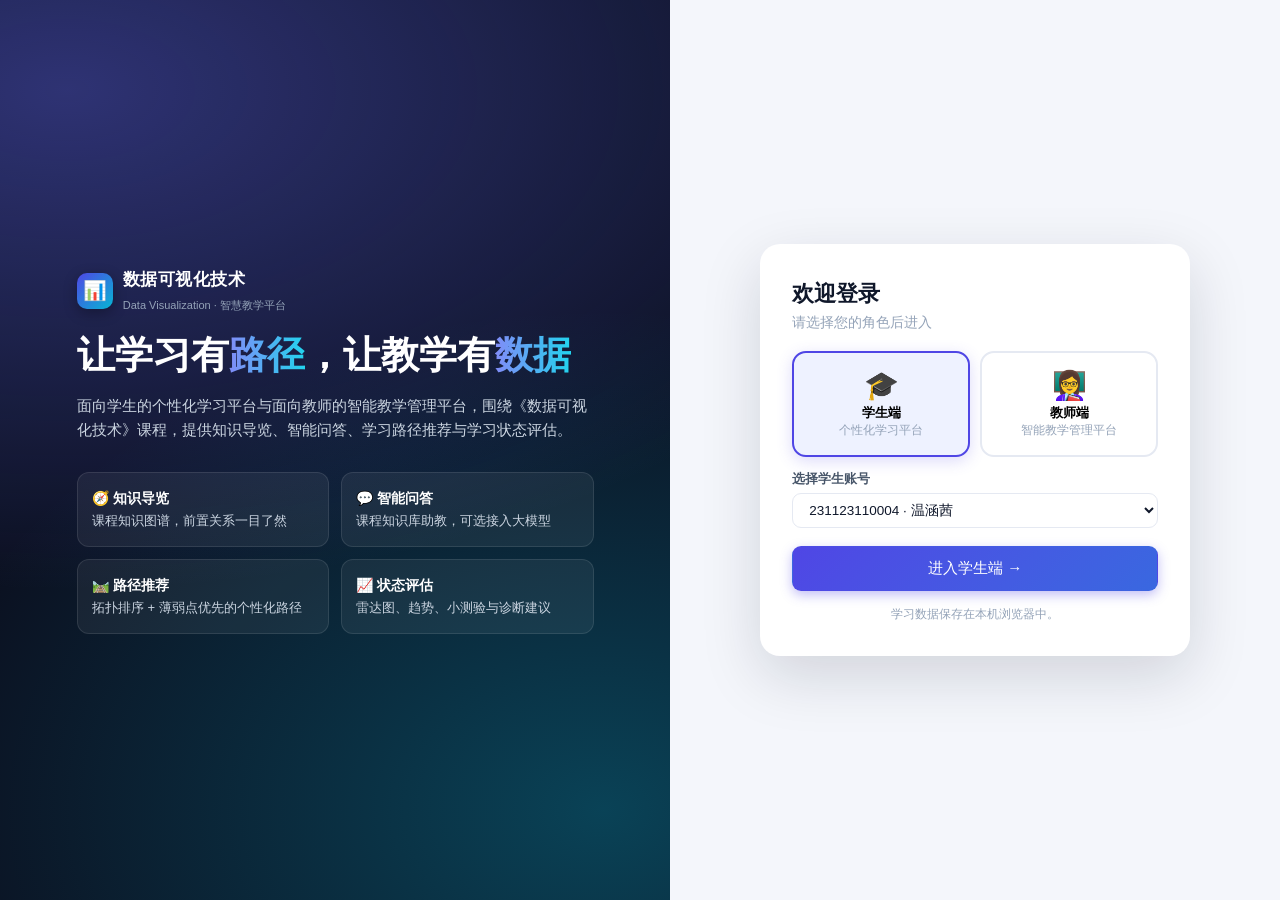
<file: index.html>
<!DOCTYPE html>
<html lang="zh-CN"><head><meta charset="UTF-8"><meta name="viewport" content="width=device-width,initial-scale=1"><title>数据可视化技术 · 智慧学习与教学平台</title><link rel="stylesheet" href="css/style.css"></head>
<body class="student">
<div class="landing">
  <div class="l-left">
    <div class="brand" style="padding:0"><div class="logo">📊</div><div><b style="font-size:17px">数据可视化技术</b><small>Data Visualization · 智慧教学平台</small></div></div>
    <h1>让学习有<span>路径</span>，让教学有<span>数据</span></h1>
    <p>面向学生的个性化学习平台与面向教师的智能教学管理平台，围绕《数据可视化技术》课程，提供知识导览、智能问答、学习路径推荐与学习状态评估。</p>
    <div class="feat">
      <div><b>🧭 知识导览</b>课程知识图谱，前置关系一目了然</div>
      <div><b>💬 智能问答</b>课程知识库助教，可选接入大模型</div>
      <div><b>🛤️ 路径推荐</b>拓扑排序 + 薄弱点优先的个性化路径</div>
      <div><b>📈 状态评估</b>雷达图、趋势、小测验与诊断建议</div>
    </div>
  </div>
  <div class="l-right"><div class="login">
    <h2>欢迎登录</h2><div class="sub">请选择您的角色后进入</div>
    <div class="role-sw"><button id="r-student" class="on"><span class="ri">🎓</span><b>学生端</b><small>个性化学习平台</small></button><button id="r-teacher"><span class="ri">👩‍🏫</span><b>教师端</b><small>智能教学管理平台</small></button></div>
    <div id="f-student"><label class="f">选择学生账号</label><select id="sid"></select></div>
    <div id="f-teacher" style="display:none"><label class="f">教师账号</label><input value="teacher_wang" disabled><label class="f">授课班级</label><input value="2023级虚拟现实技术1班" disabled></div>
    <button class="btn primary" id="enter">进入学生端 →</button>
    <div class="login-note">学习数据保存在本机浏览器中。</div>
  </div></div>
</div>
<script src="js/data.js"></script><script src="js/roster.js"></script><script src="js/engine.js"></script>
<script>
(function(){
  DV.init(); let role=DV.session().role||'student';
  const sel=document.getElementById('sid');
  sel.innerHTML=DV.students().map(s=>'<option value="'+s.id+'">'+s.id+' · '+s.name+'</option>').join('');
  sel.value=DV.session().sid||DV.DEFAULT_SID;
  function set(r){role=r;document.getElementById('r-student').classList.toggle('on',r==='student');document.getElementById('r-teacher').classList.toggle('on',r==='teacher');
    document.getElementById('f-student').style.display=r==='student'?'':'none';document.getElementById('f-teacher').style.display=r==='teacher'?'':'none';
    document.getElementById('enter').textContent=r==='student'?'进入学生端 →':'进入教师端 →';document.body.className=r;}
  document.getElementById('r-student').onclick=()=>set('student');document.getElementById('r-teacher').onclick=()=>set('teacher');
  document.getElementById('enter').onclick=()=>{DV.store.set('session',{role:role,sid:sel.value});location.href=role==='student'?'student.html':'teacher.html';};
  set(role);
})();
</script></body></html>
</file>
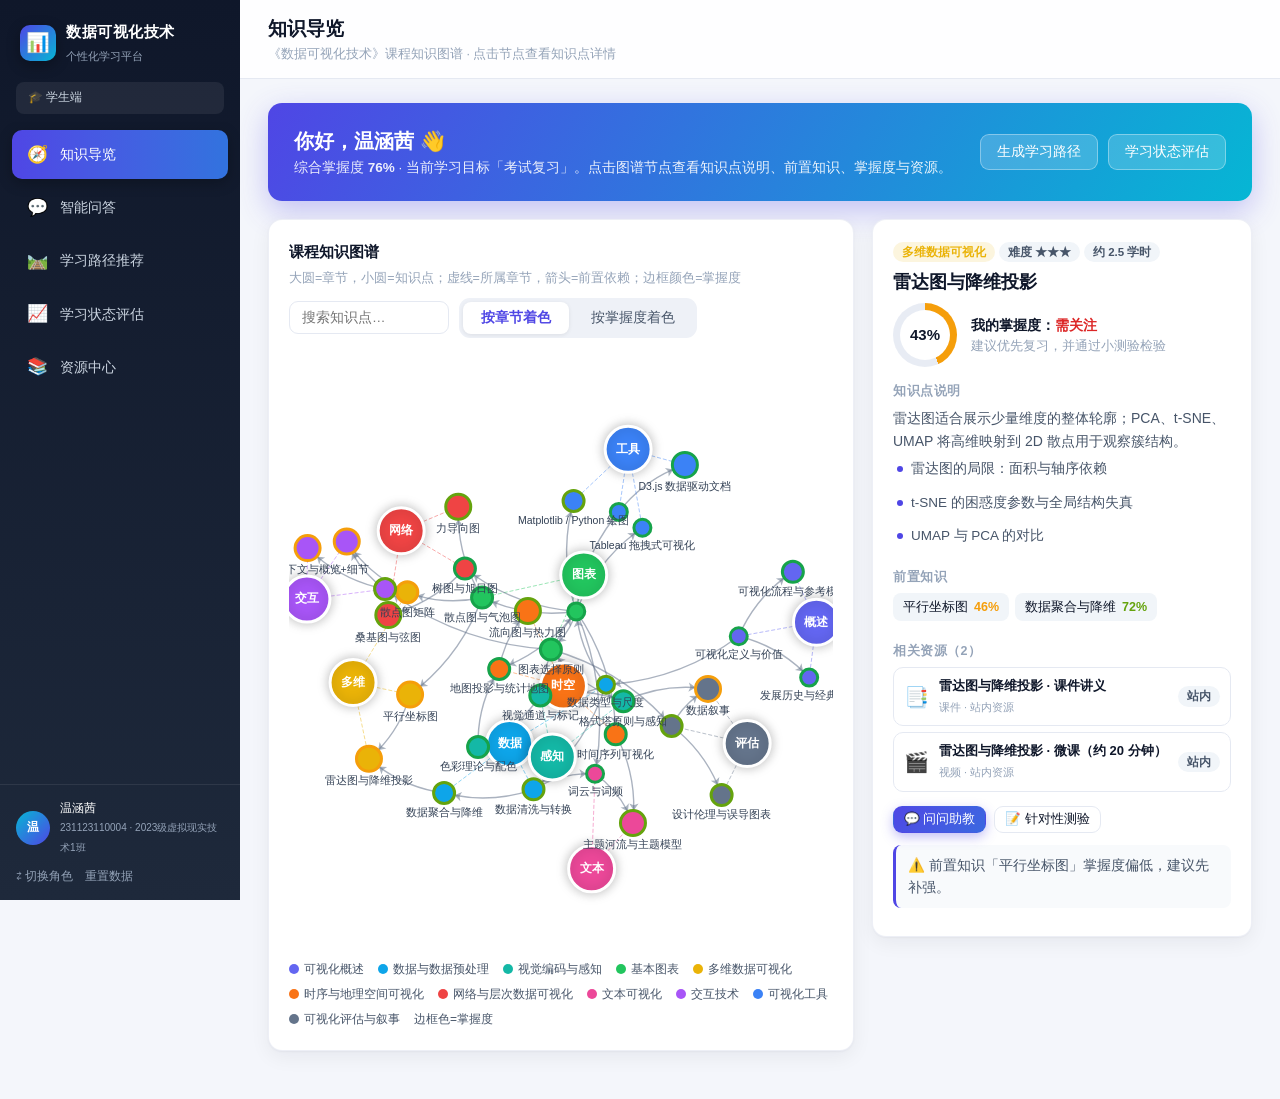
<file: student.html>
<!DOCTYPE html>
<html lang="zh-CN"><head><meta charset="UTF-8"><meta name="viewport" content="width=device-width,initial-scale=1"><title>学生端 · 数据可视化技术个性化学习平台</title><link rel="stylesheet" href="css/style.css"></head>
<body class="student"><div id="app"></div>
<script src="vendor/echarts.min.js"></script><script src="js/data.js"></script><script src="js/roster.js"></script><script src="js/engine.js"></script><script src="js/ui.js"></script><script src="js/student.js"></script>
</body></html>
</file>
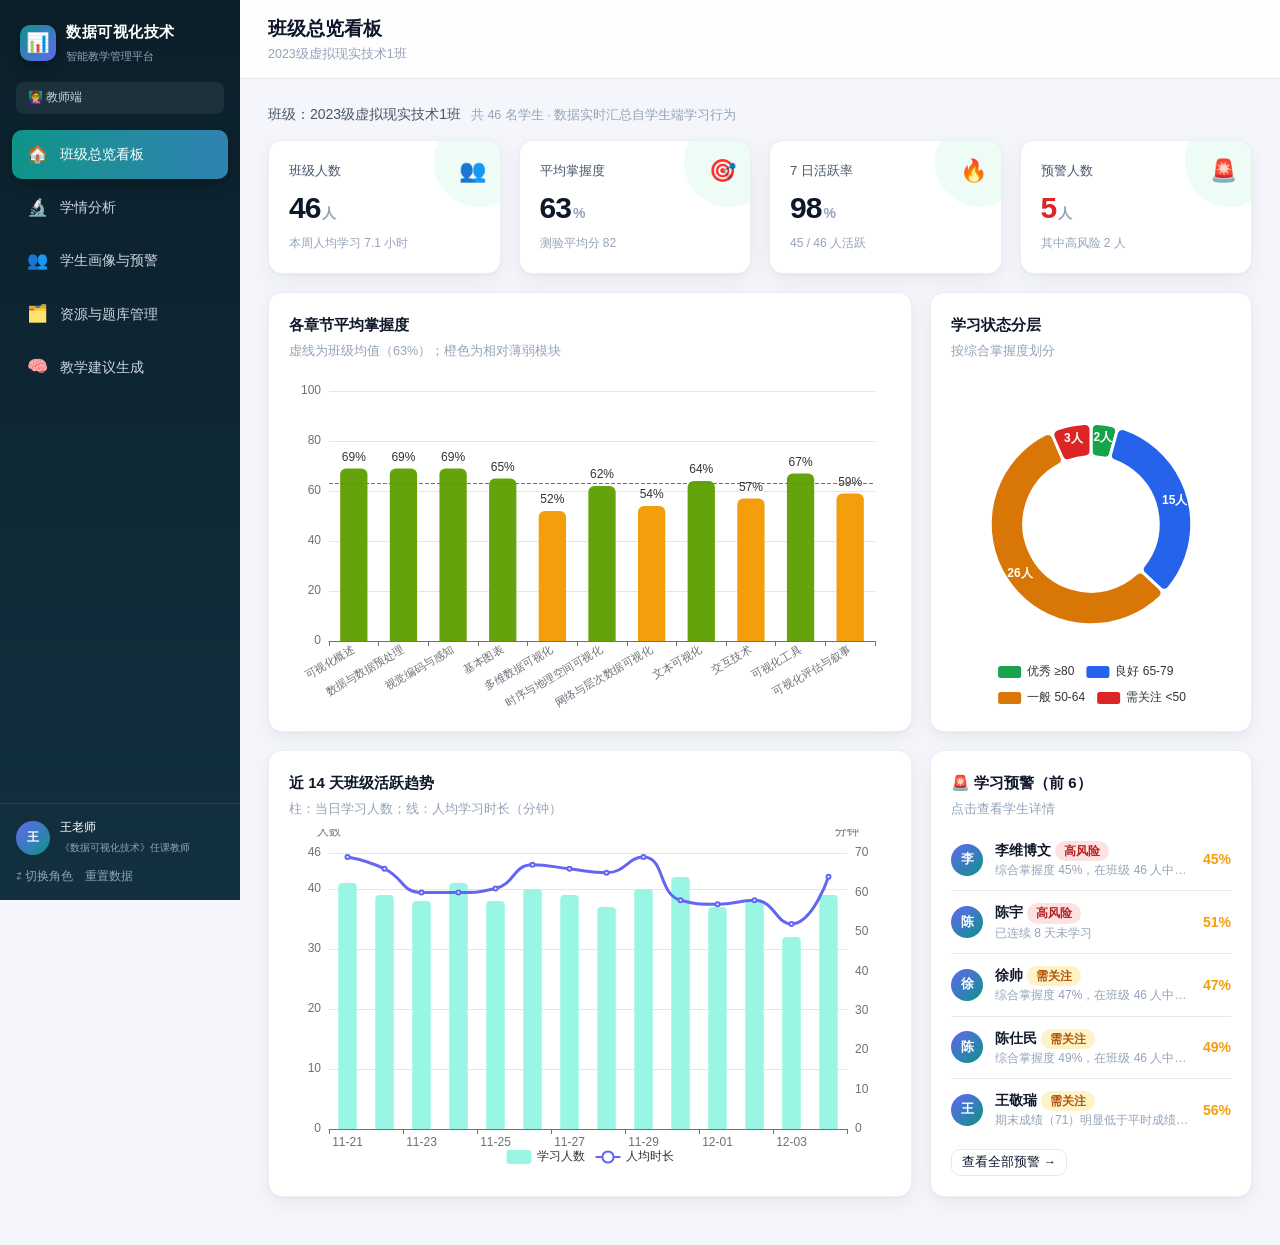
<file: teacher.html>
<!DOCTYPE html>
<html lang="zh-CN"><head><meta charset="UTF-8"><meta name="viewport" content="width=device-width,initial-scale=1"><title>教师端 · 数据可视化技术智能教学管理平台</title><link rel="stylesheet" href="css/style.css"></head>
<body class="teacher"><div id="app"></div>
<script src="vendor/echarts.min.js"></script><script src="vendor/echarts-wordcloud.min.js"></script><script src="js/data.js"></script><script src="js/roster.js"></script><script src="js/engine.js"></script><script src="js/ui.js"></script><script src="js/teacher.js"></script>
</body></html>
</file>
<file: css/style.css>
:root{
  --bg:#f4f6fb; --card:#fff; --ink:#0f172a; --ink2:#475569; --ink3:#94a3b8; --line:#e5e9f2;
  --side:#0f172a; --side2:#1e293b; --primary:#4f46e5; --primary2:#06b6d4; --primary-soft:#eef2ff;
  --ok:#16a34a; --warn:#d97706; --bad:#dc2626; --radius:14px; --shadow:0 1px 2px rgba(15,23,42,.04),0 6px 20px rgba(15,23,42,.06);
  --font:-apple-system,BlinkMacSystemFont,"Segoe UI","PingFang SC","Hiragino Sans GB","Microsoft YaHei","Noto Sans CJK SC","Noto Sans SC",sans-serif;
}
body.teacher{--primary:#0d9488;--primary2:#6366f1;--primary-soft:#ecfdf5;--side:#0b1f2a;--side2:#12303f}
*{box-sizing:border-box;margin:0;padding:0}
html,body{height:100%}
body{font-family:var(--font);background:var(--bg);color:var(--ink);font-size:14px;line-height:1.6;-webkit-font-smoothing:antialiased}
a{color:var(--primary);text-decoration:none}
button{font-family:inherit;cursor:pointer}
.app{display:flex;min-height:100vh}
.sidebar{width:240px;background:linear-gradient(180deg,var(--side),var(--side2));color:#cbd5e1;display:flex;flex-direction:column;position:fixed;inset:0 auto 0 0;z-index:50;transition:transform .25s}
.brand{display:flex;align-items:center;gap:10px;padding:20px 20px 16px;color:#fff}
.brand .logo{width:36px;height:36px;border-radius:10px;background:linear-gradient(135deg,var(--primary),var(--primary2));display:grid;place-items:center;font-size:19px;box-shadow:0 4px 14px rgba(0,0,0,.3)}
.brand b{display:block;font-size:15px;letter-spacing:.5px}.brand small{font-size:11px;color:#94a3b8}
.role-badge{margin:0 16px 8px;padding:6px 12px;border-radius:8px;background:rgba(255,255,255,.07);font-size:12px;display:flex;justify-content:space-between;align-items:center}
.nav{padding:8px 12px;flex:1;overflow:auto}
.nav a{display:flex;align-items:center;gap:12px;padding:11px 14px;border-radius:10px;color:#cbd5e1;margin-bottom:4px;font-size:14px;cursor:pointer;transition:.15s;border:0;background:none;width:100%;text-align:left}
.nav a:hover{background:rgba(255,255,255,.07);color:#fff}
.nav a.active{background:linear-gradient(90deg,var(--primary),color-mix(in srgb,var(--primary) 60%,var(--primary2)));color:#fff;box-shadow:0 4px 14px rgba(0,0,0,.25)}
.nav .ico{font-size:17px;width:22px;text-align:center}
.side-foot{padding:14px 16px;border-top:1px solid rgba(255,255,255,.08);font-size:12px}
.side-foot .user{display:flex;gap:10px;align-items:center;margin-bottom:10px;color:#fff}
.avatar{width:34px;height:34px;border-radius:50%;background:linear-gradient(135deg,var(--primary2),var(--primary));display:grid;place-items:center;color:#fff;font-weight:700;flex:none}
.side-foot a{color:#94a3b8;margin-right:12px;cursor:pointer}.side-foot a:hover{color:#fff}
.main{margin-left:240px;flex:1;min-width:0;display:flex;flex-direction:column}
.topbar{display:flex;align-items:center;gap:14px;padding:14px 28px;background:rgba(255,255,255,.85);backdrop-filter:blur(8px);border-bottom:1px solid var(--line);position:sticky;top:0;z-index:30}
.topbar h1{font-size:19px;font-weight:700}.topbar .sub{color:var(--ink3);font-size:12.5px}
.topbar .grow{flex:1}
.menu-btn{display:none;border:1px solid var(--line);background:#fff;border-radius:8px;width:36px;height:36px;font-size:18px}
.content{padding:24px 28px 48px;max-width:1500px;width:100%}
.tag-note{display:inline-block;background:#fef3c7;color:#92400e;border:1px solid #fde68a;border-radius:999px;font-size:11px;padding:1px 10px;font-weight:600;vertical-align:middle}
.card{background:var(--card);border-radius:var(--radius);box-shadow:var(--shadow);padding:20px;border:1px solid rgba(229,233,242,.7)}
.card h3{font-size:15px;font-weight:700;margin-bottom:4px;display:flex;align-items:center;gap:8px}
.card .desc{color:var(--ink3);font-size:12.5px;margin-bottom:10px}
.grid{display:grid;gap:18px}
.g2{grid-template-columns:repeat(2,minmax(0,1fr))}.g3{grid-template-columns:repeat(3,minmax(0,1fr))}.g4{grid-template-columns:repeat(4,minmax(0,1fr))}
.g-main{grid-template-columns:minmax(0,2fr) minmax(0,1fr)}
.mt{margin-top:18px}
.kpi{display:flex;flex-direction:column;gap:2px;position:relative;overflow:hidden}
.kpi .lab{color:var(--ink2);font-size:13px}.kpi .val{font-size:30px;font-weight:800;letter-spacing:-1px}.kpi .val small{font-size:14px;font-weight:600;color:var(--ink3);margin-left:2px}
.kpi .note{font-size:12px;color:var(--ink3)}
.kpi::after{content:"";position:absolute;right:-24px;top:-24px;width:90px;height:90px;border-radius:50%;background:var(--primary-soft);opacity:.9}
.kpi .ki{position:absolute;right:14px;top:12px;font-size:22px;z-index:1}
.chart{width:100%;height:340px}.chart.tall{height:600px}.chart.sm{height:260px}
.btn{border:1px solid var(--line);background:#fff;color:var(--ink);padding:8px 16px;border-radius:9px;font-size:13.5px;transition:.15s;display:inline-flex;align-items:center;gap:6px}
.btn:hover{border-color:var(--primary);color:var(--primary)}
.btn.primary{background:linear-gradient(135deg,var(--primary),color-mix(in srgb,var(--primary) 70%,var(--primary2)));color:#fff;border-color:transparent;box-shadow:0 4px 12px color-mix(in srgb,var(--primary) 35%,transparent)}
.btn.primary:hover{filter:brightness(1.08);color:#fff}
.btn.danger{color:var(--bad)}.btn.danger:hover{border-color:var(--bad);color:var(--bad)}
.btn.sm{padding:4px 10px;font-size:12.5px}
.chips{display:flex;flex-wrap:wrap;gap:8px}
.chip{padding:5px 12px;border-radius:999px;border:1px solid var(--line);background:#fff;font-size:12.5px;color:var(--ink2);cursor:pointer;transition:.15s}
.chip:hover{border-color:var(--primary);color:var(--primary)}
.chip.on{background:var(--primary);border-color:var(--primary);color:#fff}
.pill{display:inline-block;padding:1px 9px;border-radius:999px;font-size:11.5px;font-weight:600}
.pill.ok{background:#dcfce7;color:#15803d}.pill.warn{background:#fef3c7;color:#b45309}.pill.bad{background:#fee2e2;color:#b91c1c}.pill.info{background:#e0e7ff;color:#4338ca}.pill.gray{background:#f1f5f9;color:#475569}
.bar{height:8px;background:#eef2f7;border-radius:99px;overflow:hidden}.bar>i{display:block;height:100%;border-radius:99px;transition:width .5s}
input,select,textarea{font-family:inherit;font-size:13.5px;border:1px solid var(--line);border-radius:9px;padding:8px 12px;background:#fff;color:var(--ink);outline:none;width:100%}
input:focus,select:focus,textarea:focus{border-color:var(--primary);box-shadow:0 0 0 3px color-mix(in srgb,var(--primary) 15%,transparent)}
label.f{display:block;font-size:12.5px;color:var(--ink2);margin:10px 0 4px;font-weight:600}
table{width:100%;border-collapse:collapse;font-size:13.5px}
th{text-align:left;color:var(--ink2);font-weight:600;font-size:12.5px;padding:10px 12px;border-bottom:1px solid var(--line);background:#f8fafc;white-space:nowrap}
td{padding:10px 12px;border-bottom:1px solid var(--line);vertical-align:middle}
tr.hov:hover td{background:#f8fafc;cursor:pointer}
.tbl-wrap{overflow:auto;border:1px solid var(--line);border-radius:12px}
.tabs{display:flex;gap:4px;background:#eef1f7;border-radius:11px;padding:4px;width:fit-content;max-width:100%;overflow:auto;margin-bottom:16px}
.tabs button{border:0;background:none;padding:7px 18px;border-radius:8px;color:var(--ink2);font-size:13.5px;white-space:nowrap}
.tabs button.on{background:#fff;color:var(--primary);font-weight:700;box-shadow:0 1px 4px rgba(0,0,0,.08)}
.toolbar{display:flex;gap:10px;align-items:center;flex-wrap:wrap;margin-bottom:14px}
.toolbar .grow{flex:1}
.hero{background:linear-gradient(120deg,var(--primary),var(--primary2));color:#fff;border-radius:var(--radius);padding:22px 26px;display:flex;gap:20px;align-items:center;justify-content:space-between;flex-wrap:wrap;margin-bottom:18px;box-shadow:0 10px 30px color-mix(in srgb,var(--primary) 30%,transparent)}
.hero h2{font-size:20px}.hero p{opacity:.9;font-size:13.5px}
.hero .btn{background:rgba(255,255,255,.18);color:#fff;border-color:rgba(255,255,255,.35)}.hero .btn:hover{background:rgba(255,255,255,.3);color:#fff}
.legend{display:flex;flex-wrap:wrap;gap:6px 14px;font-size:12px;color:var(--ink2);margin-top:8px}
.legend i{display:inline-block;width:10px;height:10px;border-radius:50%;margin-right:5px;vertical-align:-1px}
/* 弹窗 / 抽屉 */
.mask{position:fixed;inset:0;background:rgba(15,23,42,.45);z-index:100;display:flex;align-items:center;justify-content:center;padding:16px;animation:fade .15s}
.modal{background:#fff;border-radius:16px;width:560px;max-width:100%;max-height:90vh;overflow:auto;padding:24px;box-shadow:0 25px 60px rgba(0,0,0,.3)}
.modal h3{font-size:17px;margin-bottom:6px}
.modal .acts{display:flex;justify-content:flex-end;gap:10px;margin-top:18px}
.drawer-mask{position:fixed;inset:0;background:rgba(15,23,42,.4);z-index:90;animation:fade .15s}
.drawer{position:fixed;right:0;top:0;bottom:0;width:min(720px,100%);background:var(--bg);z-index:91;overflow:auto;padding:22px;box-shadow:-10px 0 40px rgba(0,0,0,.2);animation:slide .22s}
@keyframes fade{from{opacity:0}to{opacity:1}}@keyframes slide{from{transform:translateX(40px);opacity:0}to{transform:none;opacity:1}}
.toast{position:fixed;left:50%;top:22px;transform:translateX(-50%);background:#0f172a;color:#fff;padding:10px 20px;border-radius:10px;z-index:200;box-shadow:0 10px 30px rgba(0,0,0,.3);font-size:13.5px;animation:fade .2s}
/* 知识图谱 */
.kg-wrap{display:grid;grid-template-columns:minmax(0,1fr) 380px;gap:18px;align-items:start}
.kg-detail{position:sticky;top:76px;max-height:calc(100vh - 100px);overflow:auto}
.kg-detail h2{font-size:18px;margin:6px 0}
.sec-t{font-size:12.5px;color:var(--ink3);font-weight:700;margin:14px 0 6px;letter-spacing:.5px}
.kp-list{list-style:none}.kp-list li{padding:6px 0 6px 18px;position:relative;color:var(--ink2);font-size:13.5px}
.kp-list li::before{content:"";position:absolute;left:4px;top:14px;width:6px;height:6px;border-radius:50%;background:var(--primary)}
.res-item{display:flex;gap:10px;align-items:center;padding:8px 10px;border:1px solid var(--line);border-radius:10px;margin-bottom:6px;font-size:13px}
.res-item .t{flex:1;min-width:0}.res-item .t b{display:block;font-weight:600;white-space:nowrap;overflow:hidden;text-overflow:ellipsis}.res-item .t small{color:var(--ink3)}
.mastery-ring{display:flex;align-items:center;gap:14px}
.ring{--p:50;width:64px;height:64px;border-radius:50%;background:conic-gradient(var(--c,#4f46e5) calc(var(--p)*1%),#e8ecf4 0);display:grid;place-items:center;flex:none}
.ring::after{content:attr(data-v);width:50px;height:50px;border-radius:50%;background:#fff;display:grid;place-items:center;font-weight:800;font-size:15px}
.pre-chip{display:inline-flex;align-items:center;gap:6px;padding:4px 10px;border-radius:8px;background:#f1f5f9;font-size:12.5px;margin:0 6px 6px 0;cursor:pointer}
.pre-chip:hover{background:var(--primary-soft);color:var(--primary)}
.pre-chip em{font-style:normal;font-weight:700}
/* 聊天 */
.chat{display:grid;grid-template-columns:minmax(0,1fr) 300px;gap:18px;height:calc(100vh - 140px);min-height:520px}
.chat-main{display:flex;flex-direction:column;padding:0;overflow:hidden}
.chat-log{flex:1;overflow:auto;padding:22px;display:flex;flex-direction:column;gap:16px;background:linear-gradient(180deg,#fafbff,#fff)}
.msg{display:flex;gap:10px;max-width:92%}.msg.user{align-self:flex-end;flex-direction:row-reverse}
.msg .av{width:34px;height:34px;border-radius:50%;display:grid;place-items:center;font-size:17px;flex:none;background:var(--primary-soft)}
.msg.user .av{background:linear-gradient(135deg,var(--primary2),var(--primary));color:#fff;font-size:13px;font-weight:700}
.bubble{background:#fff;border:1px solid var(--line);border-radius:4px 14px 14px 14px;padding:11px 15px;box-shadow:0 1px 3px rgba(0,0,0,.04);min-width:0;overflow:auto}
.msg.user .bubble{background:linear-gradient(135deg,var(--primary),color-mix(in srgb,var(--primary) 70%,var(--primary2)));color:#fff;border:0;border-radius:14px 4px 14px 14px}
.bubble p{margin:4px 0}.bubble ul,.bubble ol{padding-left:20px;margin:4px 0}
.bubble pre{background:#0f172a;color:#e2e8f0;padding:12px 14px;border-radius:10px;overflow:auto;font-size:12.5px;line-height:1.55;margin:8px 0;font-family:ui-monospace,SFMono-Regular,Menlo,Consolas,monospace;position:relative}
.bubble code{background:#eef2ff;color:#4338ca;padding:1px 6px;border-radius:5px;font-size:12.5px;font-family:ui-monospace,Menlo,Consolas,monospace}
.bubble pre code{background:none;color:inherit;padding:0}
.bubble table{font-size:12.5px;margin:6px 0}.bubble th,.bubble td{padding:5px 10px}
.copy-btn{position:absolute;right:8px;top:6px;font-size:11px;background:rgba(255,255,255,.12);color:#cbd5e1;border:0;border-radius:6px;padding:2px 8px}
.meta{font-size:11.5px;color:var(--ink3);margin-top:6px;display:flex;gap:8px;flex-wrap:wrap;align-items:center}
.chat-in{display:flex;gap:10px;padding:14px;border-top:1px solid var(--line);background:#fff}
.chat-in textarea{resize:none;height:44px}
.sug-q{display:block;width:100%;text-align:left;padding:9px 12px;border:1px solid var(--line);border-radius:10px;background:#fff;margin-bottom:8px;font-size:13px;color:var(--ink2);transition:.15s}
.sug-q:hover{border-color:var(--primary);color:var(--primary);background:var(--primary-soft)}
.typing i{display:inline-block;width:6px;height:6px;border-radius:50%;background:var(--ink3);margin:0 2px;animation:bl 1s infinite}.typing i:nth-child(2){animation-delay:.15s}.typing i:nth-child(3){animation-delay:.3s}
@keyframes bl{0%,80%,100%{opacity:.2}40%{opacity:1}}
/* 时间线 */
.timeline{position:relative;padding-left:26px}
.timeline::before{content:"";position:absolute;left:8px;top:6px;bottom:6px;width:2px;background:linear-gradient(var(--primary),var(--primary2));opacity:.35}
.tl-week{margin:0 0 6px;font-weight:700;color:var(--primary);font-size:13px;position:relative}
.tl-week::before{content:"";position:absolute;left:-26px;top:3px;width:14px;height:14px;border-radius:50%;background:var(--primary);box-shadow:0 0 0 4px var(--primary-soft)}
.step{background:#fff;border:1px solid var(--line);border-radius:12px;padding:12px 14px;margin-bottom:10px;display:flex;gap:12px;align-items:flex-start;position:relative}
.step.done{opacity:.6}.step.done .st-name{text-decoration:line-through}
.step .no{width:28px;height:28px;border-radius:8px;background:var(--primary-soft);color:var(--primary);display:grid;place-items:center;font-weight:800;flex:none;font-size:13px}
.step .body{flex:1;min-width:0}.st-name{font-weight:700;cursor:pointer}.st-name:hover{color:var(--primary)}
.step .why{color:var(--ink2);font-size:12.5px;margin-top:2px}
.step .acts{display:flex;flex-direction:column;gap:6px;align-items:flex-end}
/* 测验 */
.q-card{border:1px solid var(--line);border-radius:12px;padding:16px;margin-bottom:14px;background:#fff}
.q-card h4{font-size:14.5px;margin-bottom:10px}
.opt{display:flex;gap:10px;align-items:flex-start;padding:9px 12px;border:1px solid var(--line);border-radius:10px;margin-bottom:8px;cursor:pointer;transition:.12s}
.opt:hover{border-color:var(--primary)}.opt.sel{border-color:var(--primary);background:var(--primary-soft)}
.opt.right{border-color:#22c55e;background:#f0fdf4}.opt.wrong{border-color:#ef4444;background:#fef2f2}
.opt b{width:22px;height:22px;border-radius:50%;background:#eef2f7;display:grid;place-items:center;font-size:12px;flex:none}
.diag{display:flex;gap:10px;padding:10px 12px;background:#f8fafc;border-left:3px solid var(--primary);border-radius:8px;margin-bottom:8px;font-size:13.5px;color:var(--ink2)}
.empty{text-align:center;color:var(--ink3);padding:36px 10px}
/* 首页 */
.landing{min-height:100vh;display:grid;grid-template-columns:1.1fr 1fr;background:#0b1020;color:#fff}
.l-left{padding:56px 6vw;display:flex;flex-direction:column;justify-content:center;background:radial-gradient(900px 500px at 10% 10%,rgba(99,102,241,.4),transparent),radial-gradient(700px 500px at 90% 90%,rgba(6,182,212,.3),transparent)}
.l-left h1{font-size:clamp(26px,3vw,40px);line-height:1.2;margin:16px 0}
.l-left h1 span{background:linear-gradient(90deg,#818cf8,#22d3ee);-webkit-background-clip:text;color:transparent}
.l-left p{color:#cbd5e1;max-width:560px;font-size:15px}
.feat{display:grid;grid-template-columns:1fr 1fr;gap:12px;margin-top:30px;max-width:560px}
.feat div{padding:14px;border-radius:12px;background:rgba(255,255,255,.06);border:1px solid rgba(255,255,255,.1);font-size:13px;color:#cbd5e1}
.feat b{display:block;color:#fff;font-size:14px;margin-bottom:2px}
.l-right{background:#f4f6fb;color:var(--ink);display:flex;align-items:center;justify-content:center;padding:32px}
.login{background:#fff;border-radius:20px;padding:32px;width:430px;max-width:100%;box-shadow:0 20px 60px rgba(15,23,42,.15)}
.login h2{font-size:22px}.login .sub{color:var(--ink3);margin-bottom:18px}
.role-sw{display:grid;grid-template-columns:1fr 1fr;gap:10px;margin-bottom:12px}
.role-sw button{border:2px solid var(--line);background:#fff;border-radius:14px;padding:16px 8px;text-align:center;transition:.15s}
.role-sw button .ri{font-size:28px;display:block}.role-sw button b{display:block;margin-top:2px}.role-sw button small{color:var(--ink3);font-size:12px}
.role-sw button.on{border-color:var(--primary);background:var(--primary-soft);box-shadow:0 4px 16px color-mix(in srgb,var(--primary) 20%,transparent)}
.login .btn.primary{width:100%;justify-content:center;padding:12px;font-size:15px;margin-top:18px}
.login-note{margin-top:14px;font-size:12px;color:var(--ink3);text-align:center}
.warn-row{display:flex;gap:12px;align-items:center;padding:10px 0;border-bottom:1px solid var(--line)}.warn-row:last-child{border:0}
.hm-tools{display:flex;gap:10px;align-items:center;margin-bottom:6px}
.sw{display:inline-flex;align-items:center;gap:6px;font-size:12.5px;color:var(--ink2)}
@media (max-width:1180px){.g4{grid-template-columns:repeat(2,minmax(0,1fr))}.g-main,.kg-wrap,.chat{grid-template-columns:1fr}.chat{height:auto}.chat-main{height:70vh}.kg-detail{position:static;max-height:none}}
@media (max-width:900px){
  .sidebar{transform:translateX(-100%)}.sidebar.open{transform:none}.main{margin-left:0}.menu-btn{display:block}
  .topbar{padding:12px 16px}.content{padding:16px 14px 40px}.g2,.g3{grid-template-columns:1fr}
  .landing{grid-template-columns:1fr}.l-left{padding:36px 22px}.feat{grid-template-columns:1fr}
}
@media (max-width:560px){.g4{grid-template-columns:1fr}.kpi .val{font-size:26px}.step{flex-wrap:wrap}.msg{max-width:100%}}

.kpi.mini::after{display:none}
</file>
